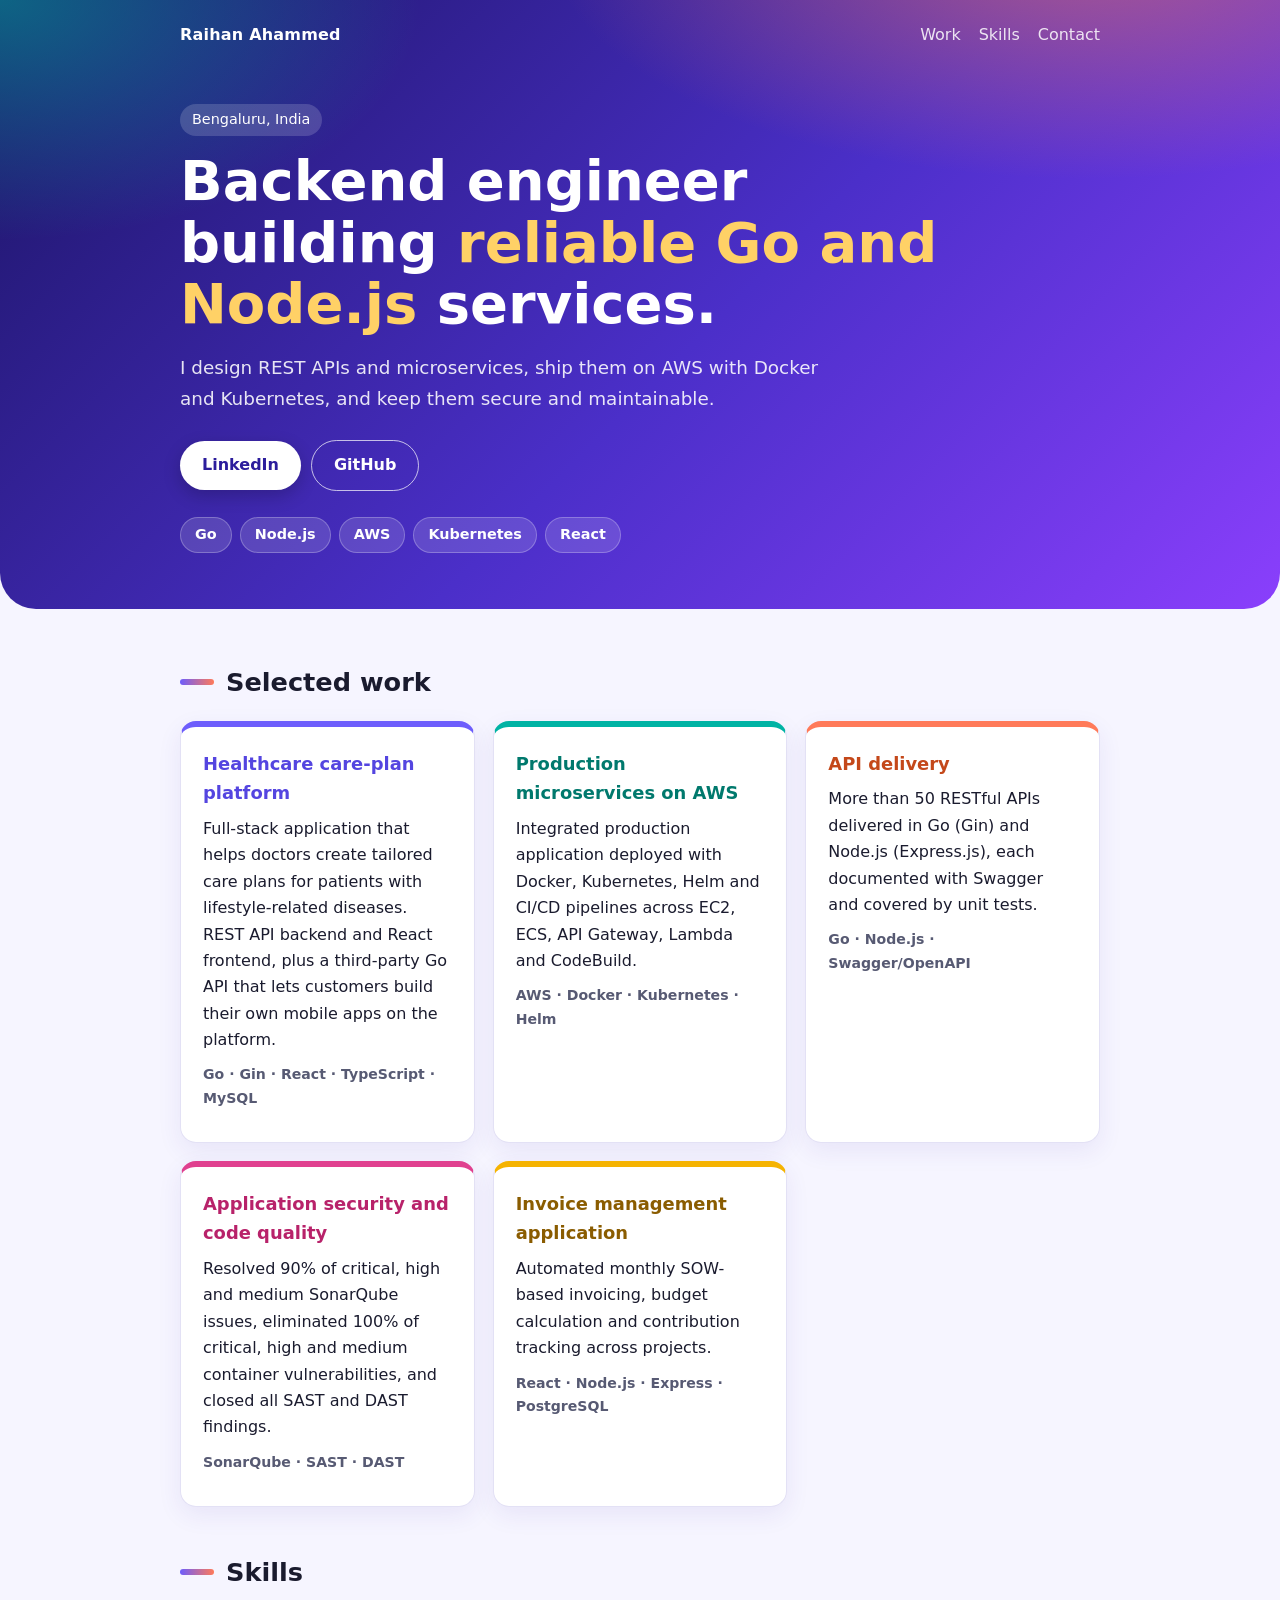
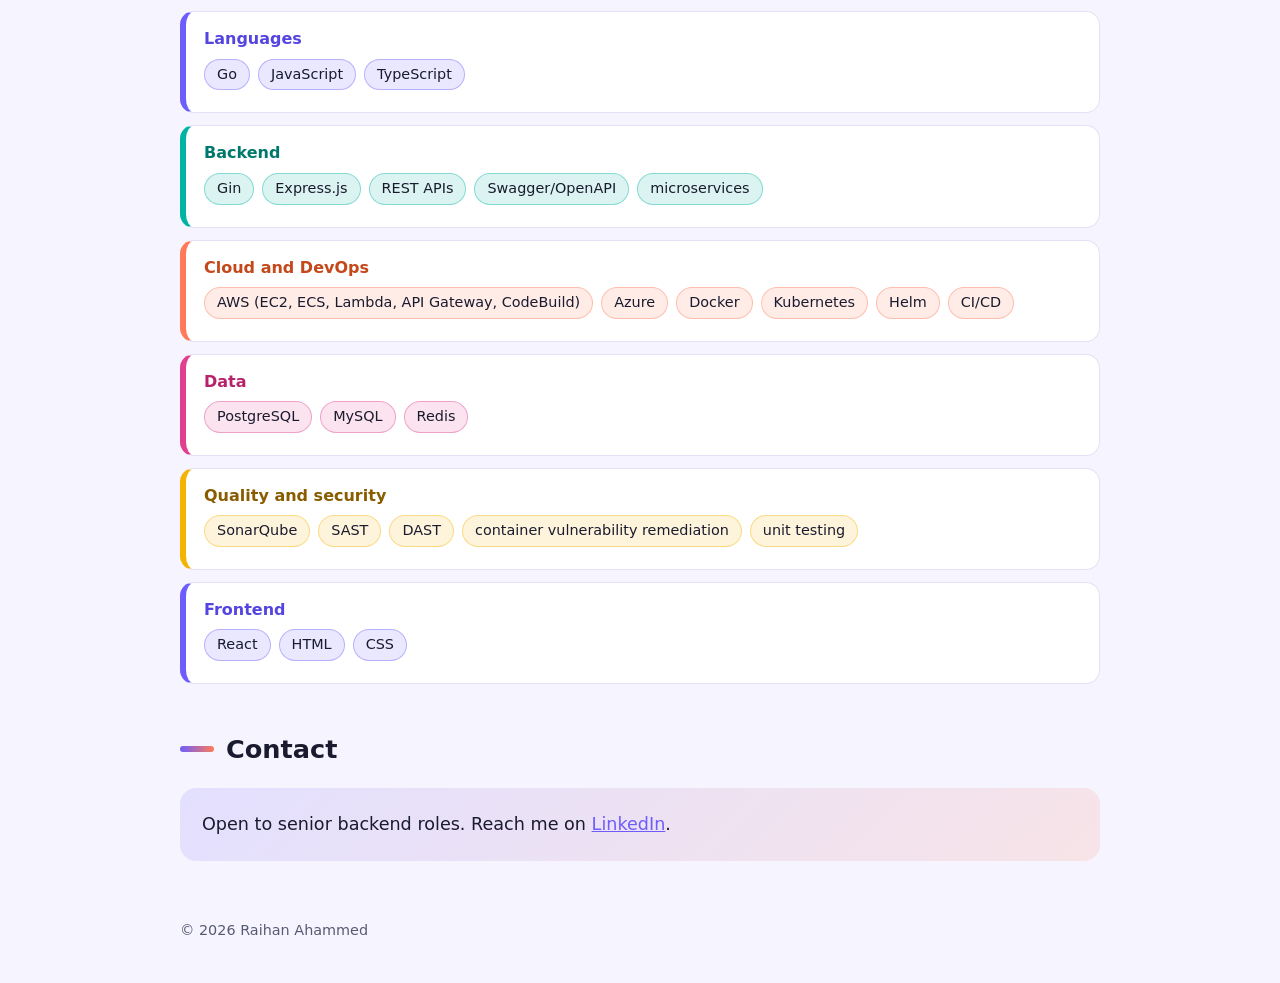
<file: index.html>
<!doctype html>
<html lang="en"><head><meta charset="utf-8"><meta name="viewport" content="width=device-width,initial-scale=1">
<title>Raihan Ahammed - Backend Engineer</title>
<meta name="description" content="Backend engineer building Go and Node.js services, REST APIs and cloud-native systems on AWS.">
<link rel="stylesheet" href="style.css"></head>
<body>
<div class="hero-wrap">
<header class="top"><a class="brand" href="#">Raihan Ahammed</a>
<nav><a href="#work">Work</a><a href="#skills">Skills</a><a href="#contact">Contact</a></nav></header>
<section class="hero">
<p class="eyebrow">Bengaluru, India</p>
<h1>Backend engineer building <span class="grad">reliable Go and Node.js</span> services.</h1>
<p class="lead">I design REST APIs and microservices, ship them on AWS with Docker and Kubernetes, and keep them secure and maintainable.</p>
<p class="cta"><a class="btn" href="https://www.linkedin.com/in/raihan-ahammed-vp">LinkedIn</a><a class="btn ghost" href="https://github.com/Raihan-Ahammed">GitHub</a></p>
<p class="stack"><span>Go</span><span>Node.js</span><span>AWS</span><span>Kubernetes</span><span>React</span></p>
</section></div>
<main>
<section id="work"><h2>Selected work</h2>
<div class="grid">
<article class="card c1"><h3>Healthcare care-plan platform</h3><p>Full-stack application that helps doctors create tailored care plans for patients with lifestyle-related diseases. REST API backend and React frontend, plus a third-party Go API that lets customers build their own mobile apps on the platform.</p><p class="tags">Go · Gin · React · TypeScript · MySQL</p></article>
<article class="card c2"><h3>Production microservices on AWS</h3><p>Integrated production application deployed with Docker, Kubernetes, Helm and CI/CD pipelines across EC2, ECS, API Gateway, Lambda and CodeBuild.</p><p class="tags">AWS · Docker · Kubernetes · Helm</p></article>
<article class="card c3"><h3>API delivery</h3><p>More than 50 RESTful APIs delivered in Go (Gin) and Node.js (Express.js), each documented with Swagger and covered by unit tests.</p><p class="tags">Go · Node.js · Swagger/OpenAPI</p></article>
<article class="card c4"><h3>Application security and code quality</h3><p>Resolved 90% of critical, high and medium SonarQube issues, eliminated 100% of critical, high and medium container vulnerabilities, and closed all SAST and DAST findings.</p><p class="tags">SonarQube · SAST · DAST</p></article>
<article class="card c5"><h3>Invoice management application</h3><p>Automated monthly SOW-based invoicing, budget calculation and contribution tracking across projects.</p><p class="tags">React · Node.js · Express · PostgreSQL</p></article>
</div></section>
<section id="skills"><h2>Skills</h2>
<dl class="skills">
<div class="skill c1"><dt>Languages</dt><dd><span class="chip">Go</span><span class="chip">JavaScript</span><span class="chip">TypeScript</span></dd></div>
<div class="skill c2"><dt>Backend</dt><dd><span class="chip">Gin</span><span class="chip">Express.js</span><span class="chip">REST APIs</span><span class="chip">Swagger/OpenAPI</span><span class="chip">microservices</span></dd></div>
<div class="skill c3"><dt>Cloud and DevOps</dt><dd><span class="chip">AWS (EC2, ECS, Lambda, API Gateway, CodeBuild)</span><span class="chip">Azure</span><span class="chip">Docker</span><span class="chip">Kubernetes</span><span class="chip">Helm</span><span class="chip">CI/CD</span></dd></div>
<div class="skill c4"><dt>Data</dt><dd><span class="chip">PostgreSQL</span><span class="chip">MySQL</span><span class="chip">Redis</span></dd></div>
<div class="skill c5"><dt>Quality and security</dt><dd><span class="chip">SonarQube</span><span class="chip">SAST</span><span class="chip">DAST</span><span class="chip">container vulnerability remediation</span><span class="chip">unit testing</span></dd></div>
<div class="skill c1"><dt>Frontend</dt><dd><span class="chip">React</span><span class="chip">HTML</span><span class="chip">CSS</span></dd></div>
</dl></section>
<section id="contact" class="contact"><h2>Contact</h2><p>Open to senior backend roles. Reach me on <a href="https://www.linkedin.com/in/raihan-ahammed-vp">LinkedIn</a>.</p></section>
</main>
<footer>© 2026 Raihan Ahammed</footer>
</body></html>
</file>
<file: style.css>
:root{--bg:#f6f5ff;--fg:#1a1b2e;--mute:#575a73;--card:#fff;--line:#e3e1f5;--c1:#6d5dfc;--c2:#00b3a4;--c3:#ff7a59;--c4:#e0408f;--c5:#f5b301;--t1:#5445e0;--t2:#00796d;--t3:#c4481a;--t4:#b8226a;--t5:#8a5c00}
@media(prefers-color-scheme:dark){:root{--bg:#0e0f1c;--fg:#f1f1fa;--mute:#a9abc4;--card:#181a2e;--line:#2a2d4a;--t1:#a99fff;--t2:#4fe0d0;--t3:#ff9d80;--t4:#ff7ab6;--t5:#ffd04d}}
*{box-sizing:border-box}
body{margin:0;font:16px/1.65 system-ui,-apple-system,Segoe UI,sans-serif;background:var(--bg);color:var(--fg)}
a{color:var(--c1)}
.hero-wrap{background:radial-gradient(900px 400px at 85% -10%,rgba(255,122,89,.55),transparent 60%),radial-gradient(700px 400px at 0% 0%,rgba(0,179,164,.5),transparent 60%),linear-gradient(135deg,#1b1464,#4b2fc9 55%,#8a3ffc);color:#fff;border-radius:0 0 36px 36px;padding-bottom:36px}
.top,.hero,main,footer{max-width:960px;margin:0 auto;padding-left:20px;padding-right:20px}
.top{display:flex;justify-content:space-between;align-items:center;gap:12px;flex-wrap:wrap;padding-top:22px}
.brand{font-weight:800;color:#fff;text-decoration:none;letter-spacing:.2px}
.top nav a{margin-left:18px;color:rgba(255,255,255,.85);text-decoration:none;font-weight:500}
.hero{padding-top:56px;padding-bottom:12px}
.eyebrow{display:inline-block;margin:0 0 14px;padding:4px 12px;border-radius:999px;background:rgba(255,255,255,.16);font-size:.9rem}
h1{font-size:clamp(2rem,6vw,3.5rem);line-height:1.1;margin:0 0 16px;max-width:20ch}
.grad{color:#ffd166}
.lead{font-size:1.15rem;color:rgba(255,255,255,.88);max-width:56ch}
.btn{display:inline-block;margin:8px 10px 0 0;padding:11px 22px;border-radius:999px;background:#fff;color:#2c1d9c;text-decoration:none;font-weight:700;box-shadow:0 6px 18px rgba(0,0,0,.2)}
.btn.ghost{background:transparent;color:#fff;border:1.5px solid rgba(255,255,255,.7);box-shadow:none}
.stack{margin:26px 0 0}.stack span{display:inline-block;margin:0 8px 8px 0;padding:5px 14px;border-radius:999px;background:rgba(255,255,255,.14);border:1px solid rgba(255,255,255,.25);font-size:.9rem;font-weight:600}
main{padding-top:8px}
h2{font-size:1.6rem;margin:44px 0 18px;display:flex;align-items:center;gap:12px}
h2::before{content:"";width:34px;height:6px;border-radius:6px;background:linear-gradient(90deg,var(--c1),var(--c3))}
.grid{display:grid;gap:18px;grid-template-columns:repeat(auto-fit,minmax(270px,1fr))}
.card{background:var(--card);border:1px solid var(--line);border-top:6px solid var(--a);border-radius:16px;padding:22px;box-shadow:0 8px 24px rgba(60,40,160,.08)}
.card h3{margin:0 0 8px;font-size:1.12rem;color:var(--at)}
.card p{margin:0 0 10px}.tags{color:var(--mute);font-size:.88rem;font-weight:600}
.c1{--a:var(--c1);--at:var(--t1)}.c2{--a:var(--c2);--at:var(--t2)}.c3{--a:var(--c3);--at:var(--t3)}.c4{--a:var(--c4);--at:var(--t4)}.c5{--a:var(--c5);--at:var(--t5)}
.skills{margin:0}
.skill{background:var(--card);border:1px solid var(--line);border-left:6px solid var(--a);border-radius:14px;padding:14px 18px;margin-bottom:12px}
.skill dt{font-weight:700;color:var(--at);margin-bottom:6px}.skill dd{margin:0}
.chip{display:inline-block;margin:0 8px 8px 0;padding:3px 12px;border-radius:999px;font-size:.9rem;background:color-mix(in srgb,var(--a) 14%,transparent);border:1px solid color-mix(in srgb,var(--a) 40%,transparent)}
.contact p{background:linear-gradient(135deg,rgba(109,93,252,.14),rgba(255,122,89,.14));border-radius:16px;padding:22px;font-size:1.1rem}
footer{color:var(--mute);padding-top:40px;padding-bottom:40px;font-size:.9rem}
</file>
